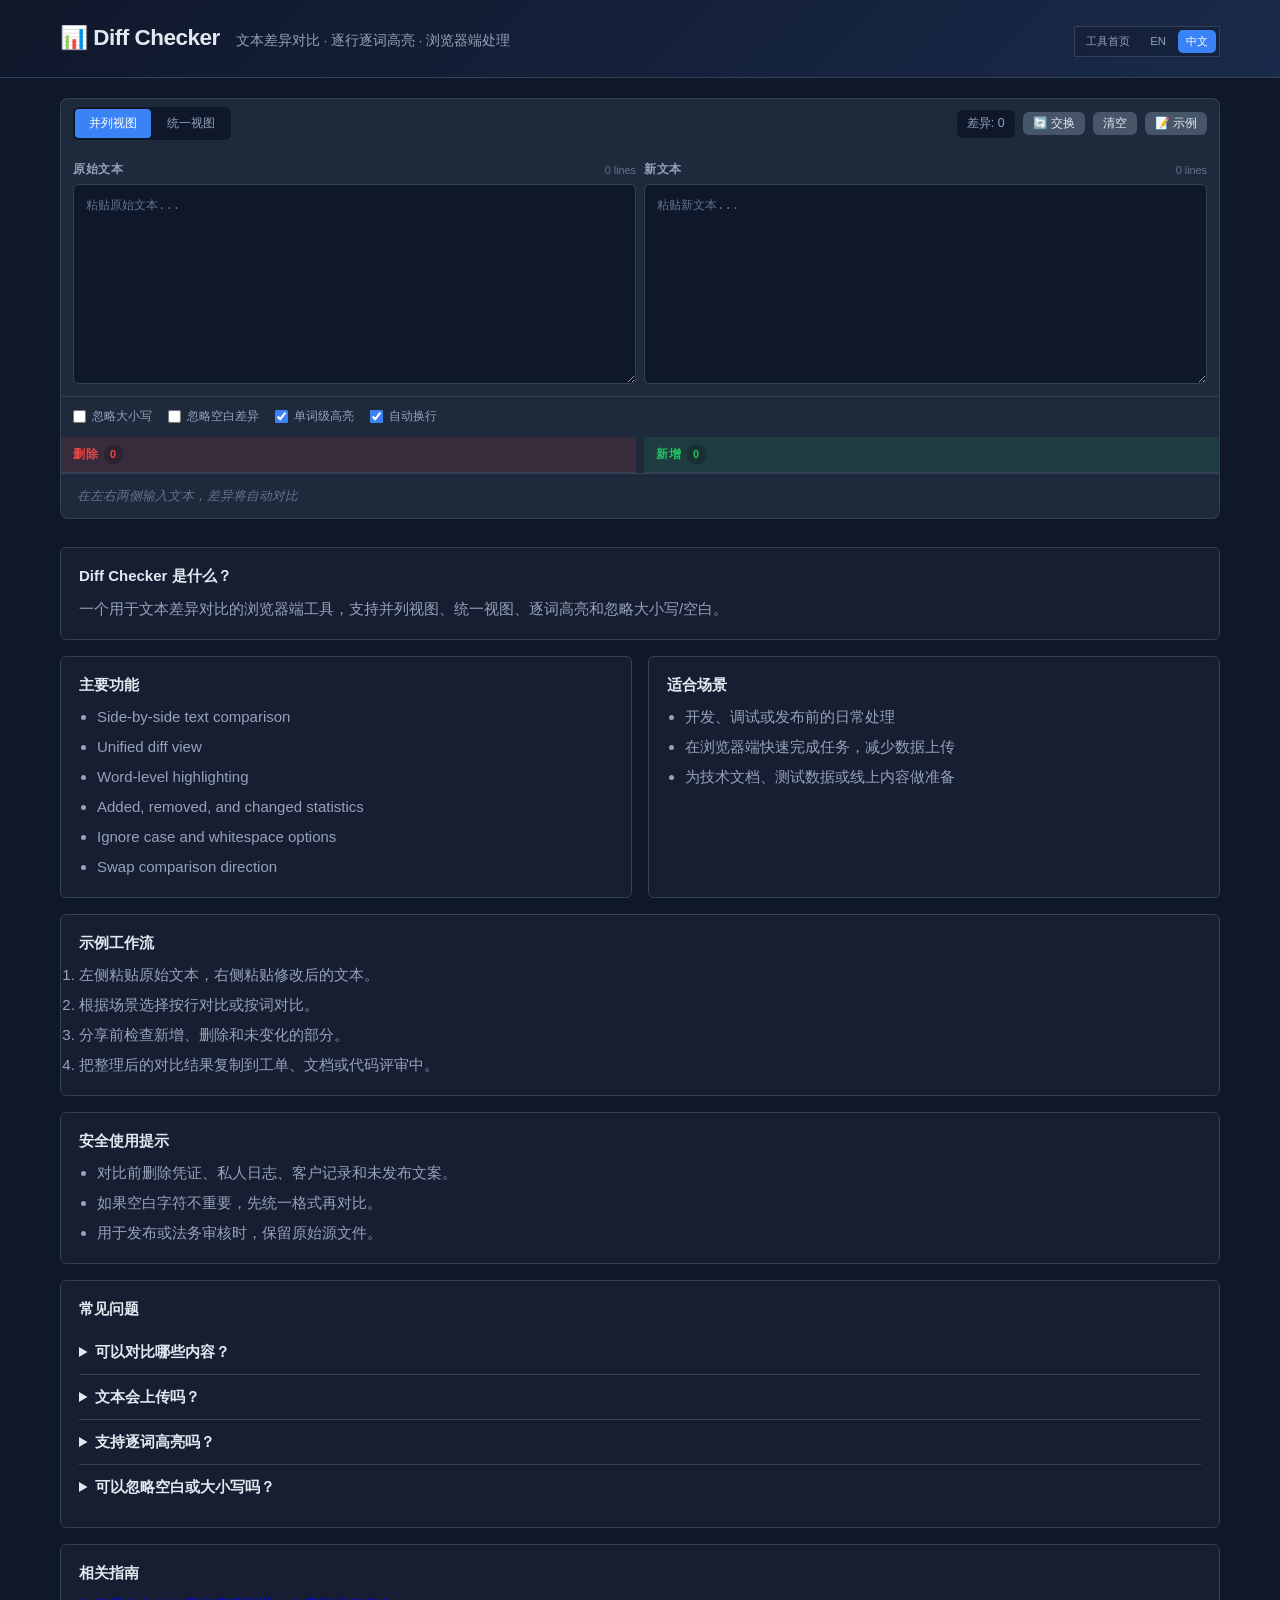
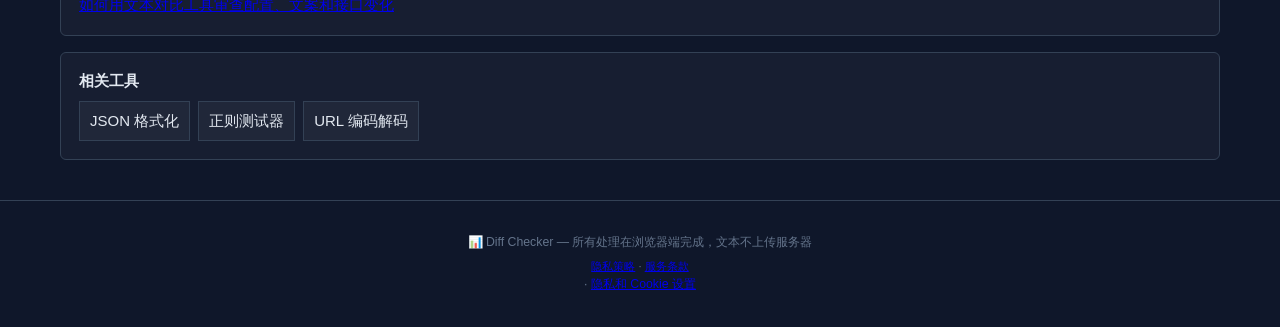
<file: zh/index.html>
<!DOCTYPE html>
<html lang="zh-CN">
<head>
  <!-- Primary Meta -->
  <meta name="description" content="文本差异对比工具。并列视图、统一视图、单词级高亮、LCS差分算法。浏览器端处理，文本不上传。">
  <meta name="keywords" content="diff checker, text compare, text diff online, 文本对比工具, 差异对比, diff tool, compare text">
  <meta name="author" content="ToolkitBox">
  <meta name="robots" content="index, follow">
  <meta name="google-adsense-account" content="ca-pub-5333037258750046">
  <link rel="canonical" href="https://diff.toolkitbox.org/zh/">
  <link rel="alternate" hreflang="en" href="https://diff.toolkitbox.org/">
  <link rel="alternate" hreflang="zh-CN" href="https://diff.toolkitbox.org/zh/">
  <link rel="alternate" hreflang="x-default" href="https://diff.toolkitbox.org/">
<!-- Open Graph -->
  <meta property="og:type" content="website">
  <meta property="og:title" content="Diff Checker - 免费在线工具">
  <meta property="og:description" content="文本差异对比工具。并列视图、统一视图、单词级高亮、LCS差分算法。浏览器端处理，文本不上传。">
  <meta property="og:url" content="https://diff.toolkitbox.org/zh/">
  <meta property="og:image" content="https://diff.toolkitbox.org/og.png">
  <meta property="og:image:width" content="1200">
  <meta property="og:image:height" content="630">
  <meta property="og:image:alt" content="Diff Checker - 免费在线工具">
<meta property="og:site_name" content="Diff Checker">
  <meta property="og:locale" content="zh_CN">

  <!-- Twitter Card -->
  <meta name="twitter:card" content="summary_large_image">
  <meta name="twitter:image" content="https://diff.toolkitbox.org/og.png">
  <meta name="twitter:title" content="Diff Checker - 免费在线工具">
  <meta name="twitter:description" content="文本差异对比工具。并列视图、统一视图、单词级高亮、LCS差分算法。浏览器端处理，文本不上传。">
<meta charset="UTF-8">
  <meta name="viewport" content="width=device-width, initial-scale=1.0">
  <title>Diff Checker - 免费在线工具 | 浏览器端处理 · 隐私安全</title>
  <link rel="stylesheet" href="../css/style.css">
  <script type="application/ld+json">
{
  "@context": "https://schema.org",
  "@type": "SoftwareApplication",
  "name": "Diff Checker",
  "description": "文本差异对比工具。并列视图、统一视图、单词级高亮、LCS差分算法。浏览器端处理，文本不上传。",
  "url": "https://diff.toolkitbox.org/zh/",
  "inLanguage": "zh-CN",
  "applicationCategory": "DeveloperApplication",
  "operatingSystem": "All",
  "browserRequirements": "Requires JavaScript",
  "isAccessibleForFree": true,
  "offers": {
    "@type": "Offer",
    "price": "0",
    "priceCurrency": "USD"
  },
  "featureList": [
    "Side-by-side text comparison",
    "Unified diff view",
    "Word-level highlighting",
    "Added, removed, and changed statistics",
    "Ignore case and whitespace options",
    "Swap comparison direction"
  ],
  "publisher": {
    "@type": "Organization",
    "name": "ToolkitBox"
  }
}
  </script>
  <script type="application/ld+json">
{
  "@context": "https://schema.org",
  "@type": "FAQPage",
  "inLanguage": "zh-CN",
  "mainEntity": [
    {
      "@type": "Question",
      "name": "可以对比哪些内容？",
      "acceptedAnswer": {
        "@type": "Answer",
        "text": "可对比普通文本、代码片段、日志、配置文件等文本内容。"
      }
    },
    {
      "@type": "Question",
      "name": "文本会上传吗？",
      "acceptedAnswer": {
        "@type": "Answer",
        "text": "不会。差异对比在浏览器端完成。"
      }
    },
    {
      "@type": "Question",
      "name": "支持逐词高亮吗？",
      "acceptedAnswer": {
        "@type": "Answer",
        "text": "支持，除了逐行差异，也可以显示单词级别变化。"
      }
    },
    {
      "@type": "Question",
      "name": "可以忽略空白或大小写吗？",
      "acceptedAnswer": {
        "@type": "Answer",
        "text": "可以，页面提供忽略大小写和忽略空白差异选项。"
      }
    }
  ]
}
  </script>
  <script type="application/ld+json">
{
  "@context": "https://schema.org",
  "@type": "BreadcrumbList",
  "inLanguage": "zh-CN",
  "itemListElement": [
    {
      "@type": "ListItem",
      "position": 1,
      "name": "ToolkitBox",
      "item": "https://toolkitbox.org/zh/"
    },
    {
      "@type": "ListItem",
      "position": 2,
      "name": "Diff Checker",
      "item": "https://diff.toolkitbox.org/zh/"
    }
  ]
}
  </script>
  <script async src="https://pagead2.googlesyndication.com/pagead/js/adsbygoogle.js?client=ca-pub-5333037258750046"
     crossorigin="anonymous"></script>
  <script defer src="/privacy-controls.js"></script>
</head>
<body>
  <header class="header">
    <div class="container">
      <div class="header-inner">
        <h1 class="logo">📊 Diff Checker</h1>
        <p class="tagline">文本差异对比 · 逐行逐词高亮 · 浏览器端处理</p>
        <nav class="language-switcher" aria-label="Language"><a class="home-link" href="https://toolkitbox.org/zh/">工具首页</a><a class="" href="../" lang="en">EN</a><a class="active" href="./" lang="zh-CN">中文</a></nav>
      </div>
    </div>
  </header>

  <main class="main container">
    <!-- View Mode Toggle -->
    <div class="view-controls">
      <div class="view-tabs" role="tablist">
        <button class="view-tab active" data-view="side" tabindex="0">并列视图</button>
        <button class="view-tab" data-view="unified" tabindex="-1">统一视图</button>
      </div>
      <div class="view-actions">
        <span id="diff-stats" class="diff-stats">差异: 0</span>
        <button class="btn btn-sm" onclick="swapInputs()">🔄 交换</button>
        <button class="btn btn-sm" onclick="clearAll()">清空</button>
        <button class="btn btn-sm" onclick="loadSamples()">📝 示例</button>
      </div>
    </div>

    <!-- Input Section -->
    <div class="input-section">
      <div class="input-panel">
        <div class="panel-header">
          <label for="text-left">原始文本</label>
          <span id="lines-left" class="line-badge">0 lines</span>
        </div>
        <textarea id="text-left" class="diff-editor" placeholder="粘贴原始文本..." spellcheck="false"></textarea>
      </div>
      <div class="input-panel">
        <div class="panel-header">
          <label for="text-right">新文本</label>
          <span id="lines-right" class="line-badge">0 lines</span>
        </div>
        <textarea id="text-right" class="diff-editor" placeholder="粘贴新文本..." spellcheck="false"></textarea>
      </div>
    </div>

    <!-- Diff Options -->
    <div class="options-bar">
      <label class="checkbox-label">
        <input type="checkbox" id="opt-ignore-case" onchange="runDiff()">
        忽略大小写
      </label>
      <label class="checkbox-label">
        <input type="checkbox" id="opt-ignore-whitespace" onchange="runDiff()">
        忽略空白差异
      </label>
      <label class="checkbox-label">
        <input type="checkbox" id="opt-word-diff" checked onchange="runDiff()">
        单词级高亮
      </label>
      <label class="checkbox-label">
        <input type="checkbox" id="opt-wrap" checked onchange="toggleWrap()">
        自动换行
      </label>
    </div>

    <!-- Diff Results: Side by Side -->
    <div id="diff-side" class="diff-output">
      <div class="diff-panel">
        <div class="diff-panel-header removed-header">删除 <span id="removed-count" class="diff-count">0</span></div>
        <div id="diff-left" class="diff-content"></div>
      </div>
      <div class="diff-panel">
        <div class="diff-panel-header added-header">新增 <span id="added-count" class="diff-count">0</span></div>
        <div id="diff-right" class="diff-content"></div>
      </div>
    </div>

    <!-- Diff Results: Unified -->
    <div id="diff-unified" class="diff-output" style="display:none">
      <div class="diff-panel unified">
        <div class="diff-panel-header">差异对比 <span id="unified-count" class="diff-count">0</span></div>
        <div id="diff-unified-content" class="diff-content"></div>
      </div>
    </div>

    <!-- Summary -->
    <div id="diff-summary" class="diff-summary">
      <span class="placeholder-text">在左右两侧输入文本，差异将自动对比</span>
    </div>
    <section class="seo-content" aria-label="工具说明和常见问题">
      <div class="seo-block">
        <h2>Diff Checker 是什么？</h2>
        <p>一个用于文本差异对比的浏览器端工具，支持并列视图、统一视图、逐词高亮和忽略大小写/空白。</p>
      </div>
      <div class="seo-grid">
        <div class="seo-block">
          <h2>主要功能</h2>
          <ul><li>Side-by-side text comparison</li><li>Unified diff view</li><li>Word-level highlighting</li><li>Added, removed, and changed statistics</li><li>Ignore case and whitespace options</li><li>Swap comparison direction</li></ul>
        </div>
        <div class="seo-block">
          <h2>适合场景</h2>
          <ul><li>开发、调试或发布前的日常处理</li><li>在浏览器端快速完成任务，减少数据上传</li><li>为技术文档、测试数据或线上内容做准备</li></ul>
        </div>
      </div>
      <div class="seo-block example-workflow">
        <h2>示例工作流</h2>
        <ol>
          <li>左侧粘贴原始文本，右侧粘贴修改后的文本。</li>
          <li>根据场景选择按行对比或按词对比。</li>
          <li>分享前检查新增、删除和未变化的部分。</li>
          <li>把整理后的对比结果复制到工单、文档或代码评审中。</li>
        </ol>
      </div>

      <div class="seo-block safe-use">
        <h2>安全使用提示</h2>
        <ul>
          <li>对比前删除凭证、私人日志、客户记录和未发布文案。</li>
          <li>如果空白字符不重要，先统一格式再对比。</li>
          <li>用于发布或法务审核时，保留原始源文件。</li>
        </ul>
      </div>

      <div class="seo-block faq-list">
        <h2>常见问题</h2>
        <details><summary>可以对比哪些内容？</summary><p>可对比普通文本、代码片段、日志、配置文件等文本内容。</p></details>
        <details><summary>文本会上传吗？</summary><p>不会。差异对比在浏览器端完成。</p></details>
        <details><summary>支持逐词高亮吗？</summary><p>支持，除了逐行差异，也可以显示单词级别变化。</p></details>
        <details><summary>可以忽略空白或大小写吗？</summary><p>可以，页面提供忽略大小写和忽略空白差异选项。</p></details>
      </div>
      <div class="seo-block related-guides">
        <h2>相关指南</h2>
        <p><a href="https://toolkitbox.org/zh/guides/text-diff-workflow/">如何用文本对比工具审查配置、文案和接口变化</a></p>
      </div>
      <div class="seo-block related-tools">
        <h2>相关工具</h2>
        <div class="related-links"><a href="https://json.toolkitbox.org/zh/">JSON 格式化</a><a href="https://regex.toolkitbox.org/zh/">正则测试器</a><a href="https://url.toolkitbox.org/zh/">URL 编码解码</a></div>
      </div>
    </section>
  </main>

  <footer class="footer">
    <div class="container">
      <p>📊 Diff Checker — 所有处理在浏览器端完成，文本不上传服务器</p>
      <p class="footer-small"><a href="https://toolkitbox.org/zh/privacy/">隐私策略</a> · <a href="https://toolkitbox.org/zh/terms/">服务条款</a></p>
    </div>
   · <a href="https://toolkitbox.org/zh/privacy/#privacy-choices" data-privacy-settings>隐私和 Cookie 设置</a></footer>

  <script src="../js/diff.js"></script>
  <script src="../js/app.js"></script>
</body>
</html>
</file>
<file: css/style.css>
/* === Reset & Base === */
*, *::before, *::after { box-sizing: border-box; margin: 0; padding: 0; }

:root {
  --bg: #0f172a;
  --bg-card: #1e293b;
  --bg-input: #0f172a;
  --border: #334155;
  --border-focus: #3b82f6;
  --text: #e2e8f0;
  --text-muted: #94a3b8;
  --text-dim: #64748b;
  --primary: #3b82f6;
  --secondary: #475569;
  --secondary-hover: #64748b;
  --success: #22c55e;
  --error: #ef4444;
  --warning: #f59e0b;
  --diff-added: rgba(34,197,94,0.12);
  --diff-added-border: #22c55e;
  --diff-removed: rgba(239,68,68,0.12);
  --diff-removed-border: #ef4444;
  --diff-changed: rgba(251,191,36,0.12);
  --diff-changed-border: #f59e0b;
  --diff-word-add: rgba(34,197,94,0.35);
  --diff-word-remove: rgba(239,68,68,0.35);
  --radius: 8px;
  --radius-sm: 6px;
  --font-mono: 'SF Mono', 'Fira Code', 'Cascadia Code', 'JetBrains Mono', monospace;
  --font-ui: -apple-system, BlinkMacSystemFont, 'Segoe UI', Roboto, sans-serif;
}

html { font-size: 15px; }
body {
  font-family: var(--font-ui);
  background: var(--bg);
  color: var(--text);
  min-height: 100vh;
  line-height: 1.6;
}

.container { max-width: 1200px; margin: 0 auto; padding: 0 20px; }

/* === Header === */
.header {
  border-bottom: 1px solid var(--border);
  padding: 20px 0;
  background: linear-gradient(135deg, #0f172a 0%, #1a2a4a 100%);
}
.header-inner { display: flex; align-items: baseline; gap: 16px; flex-wrap: wrap; }
.logo { font-size: 1.5rem; font-weight: 700; color: var(--text); letter-spacing: -0.5px; }
.tagline { color: var(--text-muted); font-size: 0.9rem; }

/* === View Controls === */
.view-controls {
  display: flex; justify-content: space-between; align-items: center;
  margin-top: 20px; padding: 8px 12px;
  background: var(--bg-card); border-radius: var(--radius) var(--radius) 0 0;
  border: 1px solid var(--border); border-bottom: none;
  flex-wrap: wrap; gap: 8px;
}

.view-tabs { display: flex; gap: 2px; background: var(--bg-input); border-radius: var(--radius-sm); padding: 2px; }
.view-tab {
  padding: 6px 14px; border: none; background: transparent; color: var(--text-muted);
  font-size: 0.82rem; font-family: var(--font-ui); cursor: pointer; border-radius: 4px;
  transition: all 0.15s;
}
.view-tab:hover { color: var(--text); }
.view-tab.active { color: #fff; background: var(--primary); }

.view-actions { display: flex; align-items: center; gap: 8px; flex-wrap: wrap; }

.diff-stats {
  font-size: 0.82rem; color: var(--text-muted); padding: 4px 10px;
  background: var(--bg-input); border-radius: var(--radius-sm);
}

/* === Input Section === */
.input-section {
  display: flex; gap: 8px; padding: 12px;
  background: var(--bg-card); border: 1px solid var(--border);
  border-top: none;
}
@media (max-width: 700px) {
  .input-section { flex-direction: column; }
}

.input-panel { flex: 1; min-width: 0; display: flex; flex-direction: column; gap: 4px; }
.panel-header {
  display: flex; justify-content: space-between; align-items: center;
}
.panel-header label { font-size: 0.82rem; font-weight: 600; color: var(--text-muted); text-transform: uppercase; letter-spacing: 0.5px; }
.line-badge { font-size: 0.72rem; color: var(--text-dim); }

.diff-editor {
  width: 100%; min-height: 200px; padding: 12px;
  background: var(--bg-input); color: var(--text);
  border: 1px solid var(--border); border-radius: var(--radius-sm);
  font-family: var(--font-mono); font-size: 0.82rem; line-height: 1.6;
  resize: vertical; tab-size: 4;
  transition: border-color 0.15s;
}
.diff-editor:focus { outline: none; border-color: var(--border-focus); box-shadow: 0 0 0 2px rgba(59,130,246,0.15); }
.diff-editor::placeholder { color: var(--text-dim); }

/* === Options Bar === */
.options-bar {
  display: flex; gap: 16px; padding: 10px 12px; flex-wrap: wrap;
  background: var(--bg-card); border: 1px solid var(--border); border-top: none;
  border-bottom: none;
}

.checkbox-label {
  display: flex; align-items: center; gap: 6px;
  font-size: 0.82rem; color: var(--text-muted); cursor: pointer;
}
.checkbox-label input { accent-color: var(--primary); }

/* === Diff Output === */
.diff-output {
  display: flex; gap: 8px; padding: 0;
  background: var(--bg-card); border: 1px solid var(--border); border-top: none;
}
.diff-panel { flex: 1; min-width: 0; display: flex; flex-direction: column; }
.diff-panel.unified { flex: none; width: 100%; }

.diff-panel-header {
  padding: 8px 12px; font-size: 0.78rem; font-weight: 600;
  text-transform: uppercase; letter-spacing: 0.5px;
  border-bottom: 1px solid var(--border);
  display: flex; align-items: center; gap: 6px;
}
.removed-header { background: var(--diff-removed); color: var(--error); }
.added-header { background: var(--diff-added); color: var(--success); }

.diff-count {
  font-size: 0.72rem; padding: 1px 6px; border-radius: 8px;
  background: rgba(0,0,0,0.2);
}

.diff-content {
  padding: 0; overflow-x: auto; max-height: 600px; overflow-y: auto;
  font-family: var(--font-mono); font-size: 0.8rem; line-height: 1.5;
}

/* === Diff Lines === */
.diff-line {
  display: flex; min-height: 24px; padding: 0 8px; border-bottom: 1px solid rgba(255,255,255,0.04);
}
.diff-line-num {
  width: 40px; min-width: 40px; padding-right: 8px; text-align: right;
  color: var(--text-dim); font-size: 0.72rem; user-select: none;
  padding-top: 2px;
}
.diff-line-content {
  flex: 1; white-space: pre-wrap; word-break: break-all; padding: 2px 0;
}

.line-unchanged { background: transparent; }
.line-added { background: var(--diff-added); }
.line-removed { background: var(--diff-removed); }
.line-changed-left { background: var(--diff-removed); }
.line-changed-right { background: var(--diff-added); }
.line-context { background: rgba(59,130,246,0.05); color: var(--text-dim); font-style: italic; }

/* === Word-level diff === */
.word-added { background: var(--diff-word-add); border-radius: 2px; padding: 0 1px; }
.word-removed { background: var(--diff-word-remove); border-radius: 2px; padding: 0 1px; }

/* === Unified View === */
.unified .diff-line { padding: 0 8px; }
.unified .diff-line-num { flex: none; }
.unified .line-added .diff-line-num { color: var(--success); }
.unified .line-removed .diff-line-num { color: var(--error); }
.unified .line-changed-left .diff-line-num,
.unified .line-changed-right .diff-line-num { color: var(--warning); }

/* === Summary === */
.diff-summary {
  padding: 12px 16px;
  background: var(--bg-card); border: 1px solid var(--border); border-top: none;
  border-radius: 0 0 var(--radius) var(--radius);
  font-size: 0.85rem; color: var(--text-muted);
  margin-top: 0;
}

/* === Buttons === */
.btn {
  display: inline-flex; align-items: center; gap: 6px;
  padding: 6px 12px; border: none; border-radius: var(--radius-sm);
  font-size: 0.8rem; font-family: var(--font-ui); font-weight: 500;
  cursor: pointer; transition: all 0.15s; white-space: nowrap;
}
.btn-sm { padding: 4px 10px; font-size: 0.78rem; background: var(--secondary); color: #e2e8f0; }
.btn-sm:hover { background: var(--secondary-hover); }

.placeholder-text { color: var(--text-dim); font-style: italic; }

/* === Toast === */
.toast {
  position: fixed; bottom: 24px; left: 50%; transform: translateX(-50%);
  padding: 10px 24px; border-radius: var(--radius); background: var(--bg-card);
  border: 1px solid var(--border); color: var(--text); font-size: 0.85rem;
  box-shadow: 0 4px 20px rgba(0,0,0,0.3); z-index: 100;
  animation: toastIn 0.3s ease;
}
@keyframes toastIn {
  from { opacity: 0; transform: translateX(-50%) translateY(10px); }
  to { opacity: 1; transform: translateX(-50%) translateY(0); }
}

/* === Footer === */
.footer {
  text-align: center; padding: 32px 0; margin-top: 40px;
  border-top: 1px solid var(--border); color: var(--text-dim); font-size: 0.82rem;
}
.footer-small { margin-top: 4px; font-size: 0.75rem; }
/* === SEO / GEO Content === */
.language-switcher { margin-left: auto; display: inline-flex; gap: 4px; padding: 3px; border: 1px solid var(--border); border-radius: var(--radius-xs); background: rgba(15,23,42,0.35); }
.language-switcher a { color: var(--text-muted); text-decoration: none; font-size: 0.76rem; line-height: 1; padding: 6px 8px; border-radius: 5px; }
.language-switcher a:hover, .language-switcher a.active { color: #fff; background: var(--primary); }
.seo-content { margin-top: 28px; display: flex; flex-direction: column; gap: 16px; color: var(--text-muted); }
.seo-grid { display: grid; grid-template-columns: repeat(2, minmax(0, 1fr)); gap: 16px; }
.seo-block { background: rgba(255,255,255,0.03); border: 1px solid var(--border); border-radius: var(--radius-sm); padding: 18px; }
.seo-block h2 { color: var(--text); font-size: 1rem; line-height: 1.35; margin: 0 0 10px; letter-spacing: 0; }
.seo-block p { margin: 0; }
.seo-block ul { margin: 0; padding-left: 18px; }
.seo-block li + li { margin-top: 6px; }
.faq-list details { border-top: 1px solid var(--border); padding: 10px 0; }
.faq-list details:first-of-type { border-top: 0; }
.faq-list summary { color: var(--text); cursor: pointer; font-weight: 600; }
.faq-list details p { margin-top: 8px; }
@media (max-width: 720px) { .language-switcher { margin-left: 0; } .seo-grid { grid-template-columns: 1fr; } }
.related-links { display: flex; flex-wrap: wrap; gap: 8px; margin-top: 10px; }
.related-links a { color: var(--text); text-decoration: none; border: 1px solid var(--border); border-radius: var(--radius-xs); padding: 7px 10px; background: rgba(255,255,255,0.04); }
.related-links a:hover { border-color: var(--primary); color: #fff; }


/* === Mobile ad-safety and overflow guard === */
html, body { max-width: 100%; overflow-x: hidden; }
.container, .card, .tool-layout, .result-area, .seo-content { min-width: 0; }
.tabs, .section-tabs { max-width: 100%; overflow-x: auto; -webkit-overflow-scrolling: touch; scrollbar-width: thin; }
.tab, .section-tab { flex: 0 0 auto; }
.code-editor, textarea, input, select { max-width: 100%; }
.editor-header, .editor-actions, .controls, .control-group, .input-row, .action-bar { min-width: 0; }
@media (max-width: 560px) {
  .container { width: 100%; padding-left: 12px; padding-right: 12px; }
  .header { padding: 16px 0; }
  .header-inner { align-items: flex-start; gap: 8px; }
  .logo { font-size: 1.28rem; }
  .tagline { width: 100%; overflow-wrap: anywhere; }
  .tabs { margin-left: -12px; margin-right: -12px; padding-left: 12px; padding-right: 12px; border-radius: 0; }
  .tool-layout, .card { border-radius: var(--radius-sm); }
  .tool-layout, .input-section, .result-section, .upload-section, .result-area { padding: 14px; }
  .editor-header, .controls, .input-row, .action-bar { flex-wrap: wrap; }
  .editor-actions { width: 100%; flex-wrap: wrap; justify-content: flex-start; }
  .editor-actions .btn-sm { flex: 1 1 auto; justify-content: center; }
  .btn { justify-content: center; }
  .domain-input { min-width: 0; width: 100%; }
  .input-row .btn, .action-bar .btn { flex: 1 1 auto; }
  .code-editor { min-height: 220px; }
  .toast { width: calc(100vw - 32px); text-align: center; }
}
</file>
